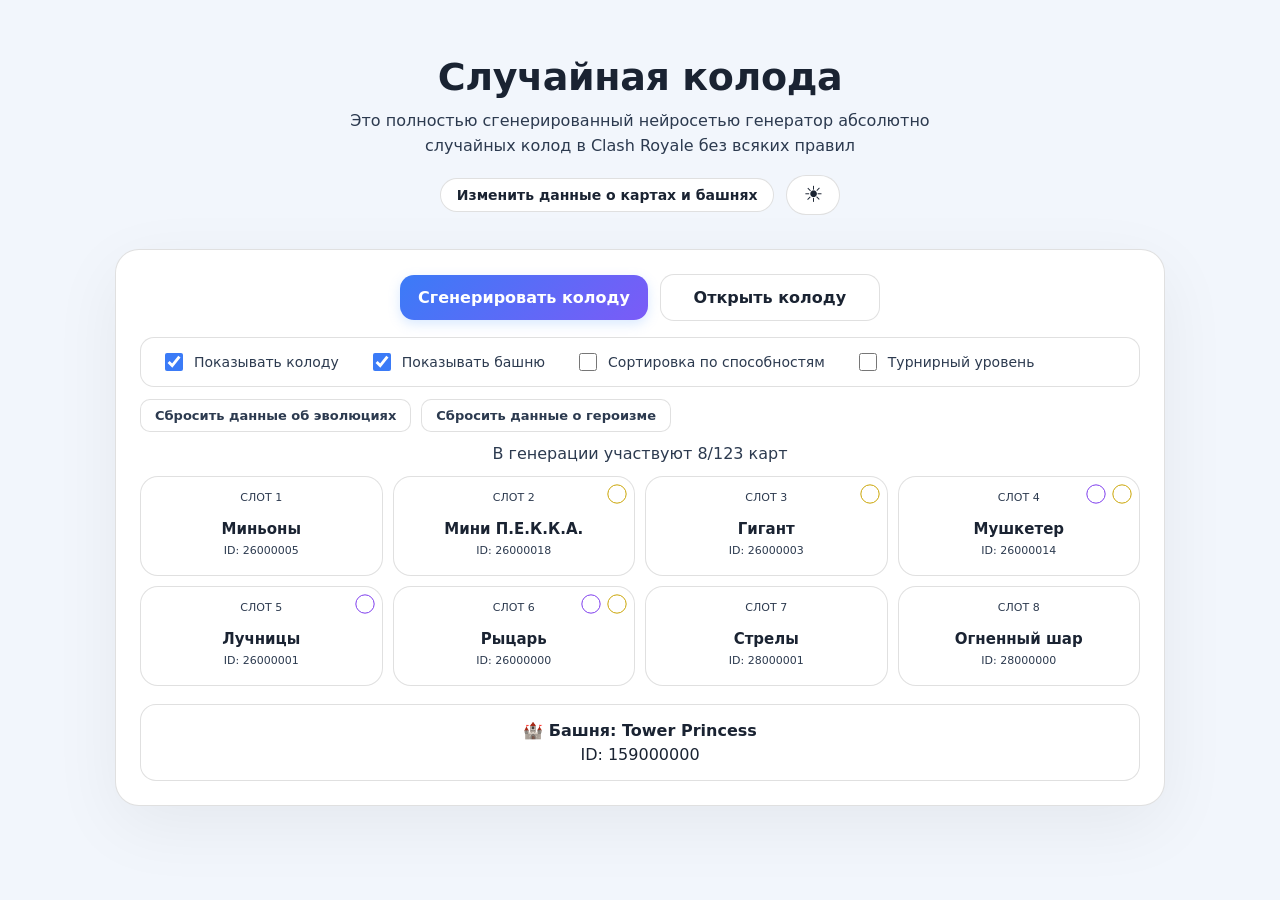
<file: index.html>
<!doctype html>
<html lang="ru">
<head>
  <meta charset="UTF-8" />
  <meta name="viewport" content="width=device-width, initial-scale=1.0" />
  <title>Clash Royale — генератор колод</title>
  <meta name="description" content="Случайный генератор колод Clash Royale" />
  <script>
    // Применяем сохранённую тему ещё до отрисовки страницы, чтобы не было
    // "мигания" тёмной темой перед переключением на светлую.
    (function() {
      try {
        var stored = localStorage.getItem('cr-theme');
        var isLight = stored ? stored === 'light' : window.matchMedia('(prefers-color-scheme: light)').matches;
        if (isLight) document.documentElement.classList.add('light-theme');
      } catch (e) {}
    })();
  </script>
  <link rel="stylesheet" href="style.css" />
</head>
<body>
  <main class="wrap">
    <header>
      <div class="title-group">
        <h1>Случайная колода</h1>
        <p>Это полностью сгенерированный нейросетью генератор абсолютно случайных колод в Clash Royale без всяких правил</p>
      </div>
      <div class="header-controls">
        <a href="cards.html" class="nav-link">Изменить данные о картах и башнях</a>
        <button class="theme-toggle" id="themeToggle" aria-label="Переключить тему">🌙</button>
      </div>
    </header>

    <section class="panel" id="mainPanel">
      <div class="actions">
        <button id="generate">Сгенерировать колоду</button>
        <a id="deckLink" class="link" target="_blank" style="display:none;">Открыть колоду</a>
      </div>

      <div class="options">
        <label><input type="checkbox" id="showDeck" checked> Показывать колоду</label>
        <label><input type="checkbox" id="showTower" checked> Показывать башню</label>
        <label><input type="checkbox" id="evoSort"> Сортировка по способностям</label>
        <label><input type="checkbox" id="tournamentMode"> Турнирный уровень</label>
      </div>

      <div class="reset-actions">
        <button type="button" id="resetEvo" class="btn-reset">Сбросить данные об эволюциях</button>
        <button type="button" id="resetHeroism" class="btn-reset">Сбросить данные о героизме</button>
      </div>

      <div id="status" class="status">Загрузка базы карт…</div>
      <div id="deck" class="deck"></div>
      <div id="tower" class="tower" hidden></div>
    </section>
  </main>

  <script src="generator.js"></script>
  <script src="common.js"></script>
  <script>
    (function() {
      const api = window.ClashRoyaleGenerator;
      const common = window.ClashRoyaleCommon;
      const generateBtn = document.getElementById("generate");
      const deckLink = document.getElementById("deckLink");
      const statusEl = document.getElementById("status");
      const deckEl = document.getElementById("deck");
      const towerEl = document.getElementById("tower");
      const panel = document.getElementById("mainPanel");
      const themeToggle = document.getElementById("themeToggle");

      const showDeckCb = document.getElementById("showDeck");
      const showTowerCb = document.getElementById("showTower");
      const evoSortCb = document.getElementById("evoSort");
      const tournamentCb = document.getElementById("tournamentMode"); // новый

      const resetEvoBtn = document.getElementById("resetEvo");
      const resetHeroismBtn = document.getElementById("resetHeroism");

      let allCards = [];
      let currentUrl = "";
      let pressTimer = null;

      let originalDeck = null;
      let currentDeck = null;
      let currentTowerName = "";
      let currentTowerId = null;

      let evoOwned = common.loadOwnedMap(common.STORAGE_KEYS.EVO);
      let heroismOwned = common.loadOwnedMap(common.STORAGE_KEYS.HEROISM);

      // Восстанавливаем состояние турнирного режима
      try {
        const saved = localStorage.getItem('cr-tournament-mode');
        if (saved !== null) tournamentCb.checked = saved === 'true';
      } catch (_) {}

      tournamentCb.addEventListener('change', function() {
        try { localStorage.setItem('cr-tournament-mode', String(tournamentCb.checked)); } catch (_) {}
        refreshDeck(); // обновить отображение иконок (перерисовать колоду)
        updateStatusMessage();
      });

      // Тема
      themeToggle.addEventListener('click', common.toggleTheme);
      common.loadTheme();

      function escapeHtml(str) { return common.escapeHtml(str); }

      function getAvailableCardsCount() {
        if (tournamentCb.checked) return allCards.length;
        const ownedCardsSet = common.loadOwnedCards();
        const alwaysCardsSet = common.getAlwaysOwnedCards();
        return allCards.filter(card =>
          ownedCardsSet.has(card.key) || alwaysCardsSet.has(card.key)
        ).length;
      }

      function updateStatusMessage() {
        // В турнирном режиме доступны все карты, показывать счётчик незачем
        if (tournamentCb.checked) {
          statusEl.textContent = '';
          return;
        }
        const available = getAvailableCardsCount();
        statusEl.textContent = `В генерации участвуют ${available}/${allCards.length} карт`;
      }

      // Сброс эво/героизм
      resetEvoBtn.addEventListener('click', function() {
        evoOwned = {};
        common.saveOwnedMap(common.STORAGE_KEYS.EVO, evoOwned);
        refreshDeck();
      });

      resetHeroismBtn.addEventListener('click', function() {
        heroismOwned = {};
        common.saveOwnedMap(common.STORAGE_KEYS.HEROISM, heroismOwned);
        refreshDeck();
      });

      // Отображение
      function updateVisibility() {
        deckEl.classList.toggle('hidden', !showDeckCb.checked);
        towerEl.classList.toggle('hidden', !showTowerCb.checked);
      }
      showDeckCb.addEventListener('change', updateVisibility);
      showTowerCb.addEventListener('change', updateVisibility);

      function renderDeck(deck) {
        const tournament = tournamentCb.checked;
        // При турнирном режиме передаём фиктивные объекты, чтобы иконки рисовались залитыми
        const evoForIcons = tournament ? new Proxy({}, { get: () => true }) : evoOwned;
        const heroForIcons = tournament ? new Proxy({}, { get: () => true }) : heroismOwned;

        deckEl.innerHTML = deck.map((card, i) => `
          <article class="card" data-slot-index="${i}">
            ${common.buildCardIcons(card, i, evoForIcons, heroForIcons, tournament)}
            <div class="number">СЛОТ ${i + 1}</div>
            <div class="name">${escapeHtml(card.name)}</div>
            <div class="id">ID: ${escapeHtml(String(card.id))}</div>
          </article>
        `).join("");
      }

      deckEl.addEventListener('click', function(e) {
        const btn = e.target.closest('.card-icon-btn');
        if (!btn) return;
        // Если турнирный режим – клики по иконкам заблокированы (они не кнопки)
        if (tournamentCb.checked) return;
        const cardEl = btn.closest('.card');
        if (!cardEl) return;

        const kind = btn.dataset.kind;
        const key = btn.dataset.key;
        const map = kind === 'evolution' ? evoOwned : heroismOwned;
        const storageKey = kind === 'evolution' ? common.STORAGE_KEYS.EVO : common.STORAGE_KEYS.HEROISM;

        map[key] = !map[key];
        common.saveOwnedMap(storageKey, map);
        refreshDeck();
      });

      // Обновляет только иконки эволюции/героизма внутри уже существующих
      // карточек, не трогая сами карточки — чтобы не запускалась заново
      // анимация появления.
      function updateCardIconsInPlace(deck) {
        const tournament = tournamentCb.checked;
        const evoForIcons = tournament ? new Proxy({}, { get: () => true }) : evoOwned;
        const heroForIcons = tournament ? new Proxy({}, { get: () => true }) : heroismOwned;

        deck.forEach((card, i) => {
          const cardEl = deckEl.querySelector(`.card[data-slot-index="${i}"]`);
          if (!cardEl) return;
          const existingIcons = cardEl.querySelector('.card-icons');
          if (existingIcons) existingIcons.remove();
          const newIconsHtml = common.buildCardIcons(card, i, evoForIcons, heroForIcons, tournament);
          if (newIconsHtml) {
            const wrapper = document.createElement('div');
            wrapper.innerHTML = newIconsHtml;
            cardEl.insertBefore(wrapper.firstElementChild, cardEl.firstChild);
          }
        });
      }

      function refreshDeck() {
        if (!originalDeck) return;

        const tournament = tournamentCb.checked;
        // Для сортировки – при турнирном режиме все способности считаются доступными
        const evoForSort = tournament ? new Proxy({}, { get: () => true }) : evoOwned;
        const heroForSort = tournament ? new Proxy({}, { get: () => true }) : heroismOwned;

        const sorted = evoSortCb.checked
          ? api.applyEvoSort([...originalDeck], evoForSort, heroForSort)
          : [...originalDeck];

        const keyOf = c => c && (c.key || String(c.id));
        const orderChanged = !currentDeck
          || sorted.length !== currentDeck.length
          || sorted.some((card, i) => keyOf(card) !== keyOf(currentDeck[i]));

        currentDeck = sorted;

        currentUrl = api.makeDeckUrl(currentDeck, currentTowerId);
        deckLink.href = currentUrl;
        deckLink.style.display = "inline-flex";

        if (orderChanged) {
          // Карты реально поменялись местами – перерисовываем с анимацией появления
          renderDeck(currentDeck);
        } else {
          // Порядок карт не изменился (например, просто отметили эволюцию/героизм) –
          // обновляем только иконки, без повторной анимации появления
          updateCardIconsInPlace(currentDeck);
        }
        updateVisibility();
      }

      evoSortCb.addEventListener('change', refreshDeck);

      function animatePress() {
        if (pressTimer) clearTimeout(pressTimer);
        generateBtn.classList.add('pressed', 'no-hover');
        pressTimer = setTimeout(() => {
          generateBtn.classList.remove('pressed');
          pressTimer = null;
        }, 300);
      }
      generateBtn.addEventListener('mouseleave', function() {
        generateBtn.classList.remove('no-hover');
      });

      function triggerWave() {
        panel.classList.remove('wave-active');
        void panel.offsetWidth;
        panel.classList.add('wave-active');
        setTimeout(() => panel.classList.remove('wave-active'), 700);
      }

      async function generate() {
        try {
          generateBtn.disabled = true;
          statusEl.classList.remove('error');

          const tournament = tournamentCb.checked;
          let availableCards;
          let towerKeys;

          if (tournament) {
            // Турнирный режим – все карты и все башни доступны
            availableCards = allCards;
            towerKeys = Object.keys(api.TOWER_TROOPS);
          } else {
            const ownedCardsSet = common.loadOwnedCards();
            const ownedTowersSet = common.loadOwnedTowers();
            const alwaysCardsSet = common.getAlwaysOwnedCards();
            const alwaysTowersSet = common.getAlwaysOwnedTowers();

            availableCards = allCards.filter(card =>
              ownedCardsSet.has(card.key) || alwaysCardsSet.has(card.key)
            );
            towerKeys = Object.keys(api.TOWER_TROOPS).filter(name =>
              ownedTowersSet.has(name) || alwaysTowersSet.has(name)
            );
            if (towerKeys.length === 0) towerKeys = Object.keys(api.TOWER_TROOPS);
          }

          if (availableCards.length < 8) {
            statusEl.classList.add('error');
            statusEl.textContent = `Недостаточно карт (нужно минимум 8, доступно ${availableCards.length}). Отметьте больше карт в управлении коллекцией.`;
            deckLink.style.display = "none";
            return;
          }

          const towerName = towerKeys[Math.floor(Math.random() * towerKeys.length)];
          const towerId = api.TOWER_TROOPS[towerName];
          currentTowerName = towerName;
          currentTowerId = towerId;

          triggerWave();

          let deck = api.generateDeck(availableCards);
          originalDeck = deck;

          const evoForSort = tournament ? new Proxy({}, { get: () => true }) : evoOwned;
          const heroForSort = tournament ? new Proxy({}, { get: () => true }) : heroismOwned;

          const sorted = evoSortCb.checked
            ? api.applyEvoSort([...originalDeck], evoForSort, heroForSort)
            : [...originalDeck];
          currentDeck = sorted;

          currentUrl = api.makeDeckUrl(currentDeck, currentTowerId);
          deckLink.href = currentUrl;
          deckLink.style.display = "inline-flex";

          renderDeck(currentDeck);
          towerEl.hidden = false;
          towerEl.innerHTML = `<strong>🏰 Башня: ${escapeHtml(towerName)}</strong><span>ID: ${towerId}</span>`;

          updateStatusMessage();
          statusEl.classList.remove('error');

          updateVisibility();
        } catch (error) {
          statusEl.classList.add('error');
          statusEl.textContent = error.message || String(error);
          deckLink.style.display = "none";
        } finally {
          generateBtn.disabled = false;
        }
      }

      generateBtn.addEventListener("click", function(e) {
        animatePress();
        generate();
      });

      async function init() {
        try {
          const raw = await api.loadCards();
          allCards = api.prepareCards(raw);
          statusEl.textContent = `Загружено обычных карт: ${allCards.length}`;
          await generate();
        } catch (error) {
          statusEl.classList.add('error');
          statusEl.textContent = `Ошибка загрузки базы: ${error.message || error}`;
          generateBtn.disabled = true;
        }
      }

      init();
    })();
  </script>
</body>
</html>
</file>
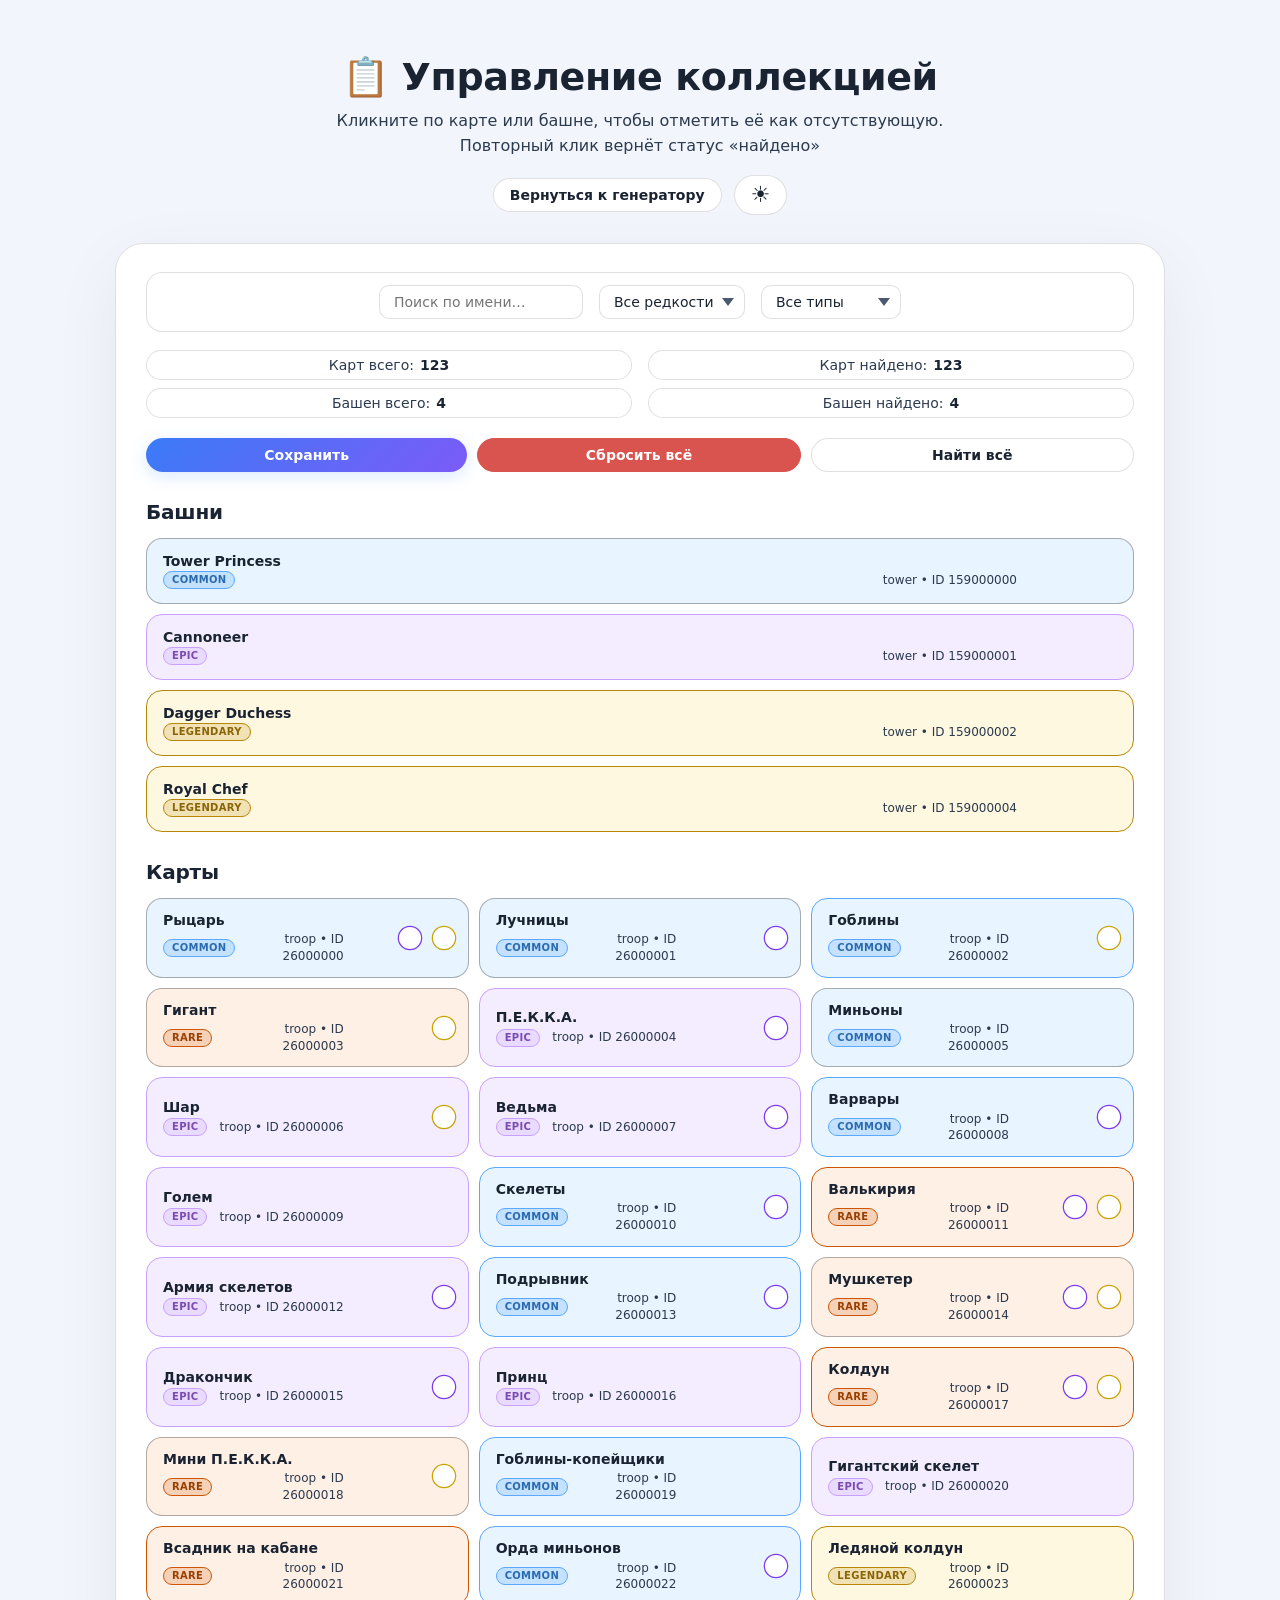
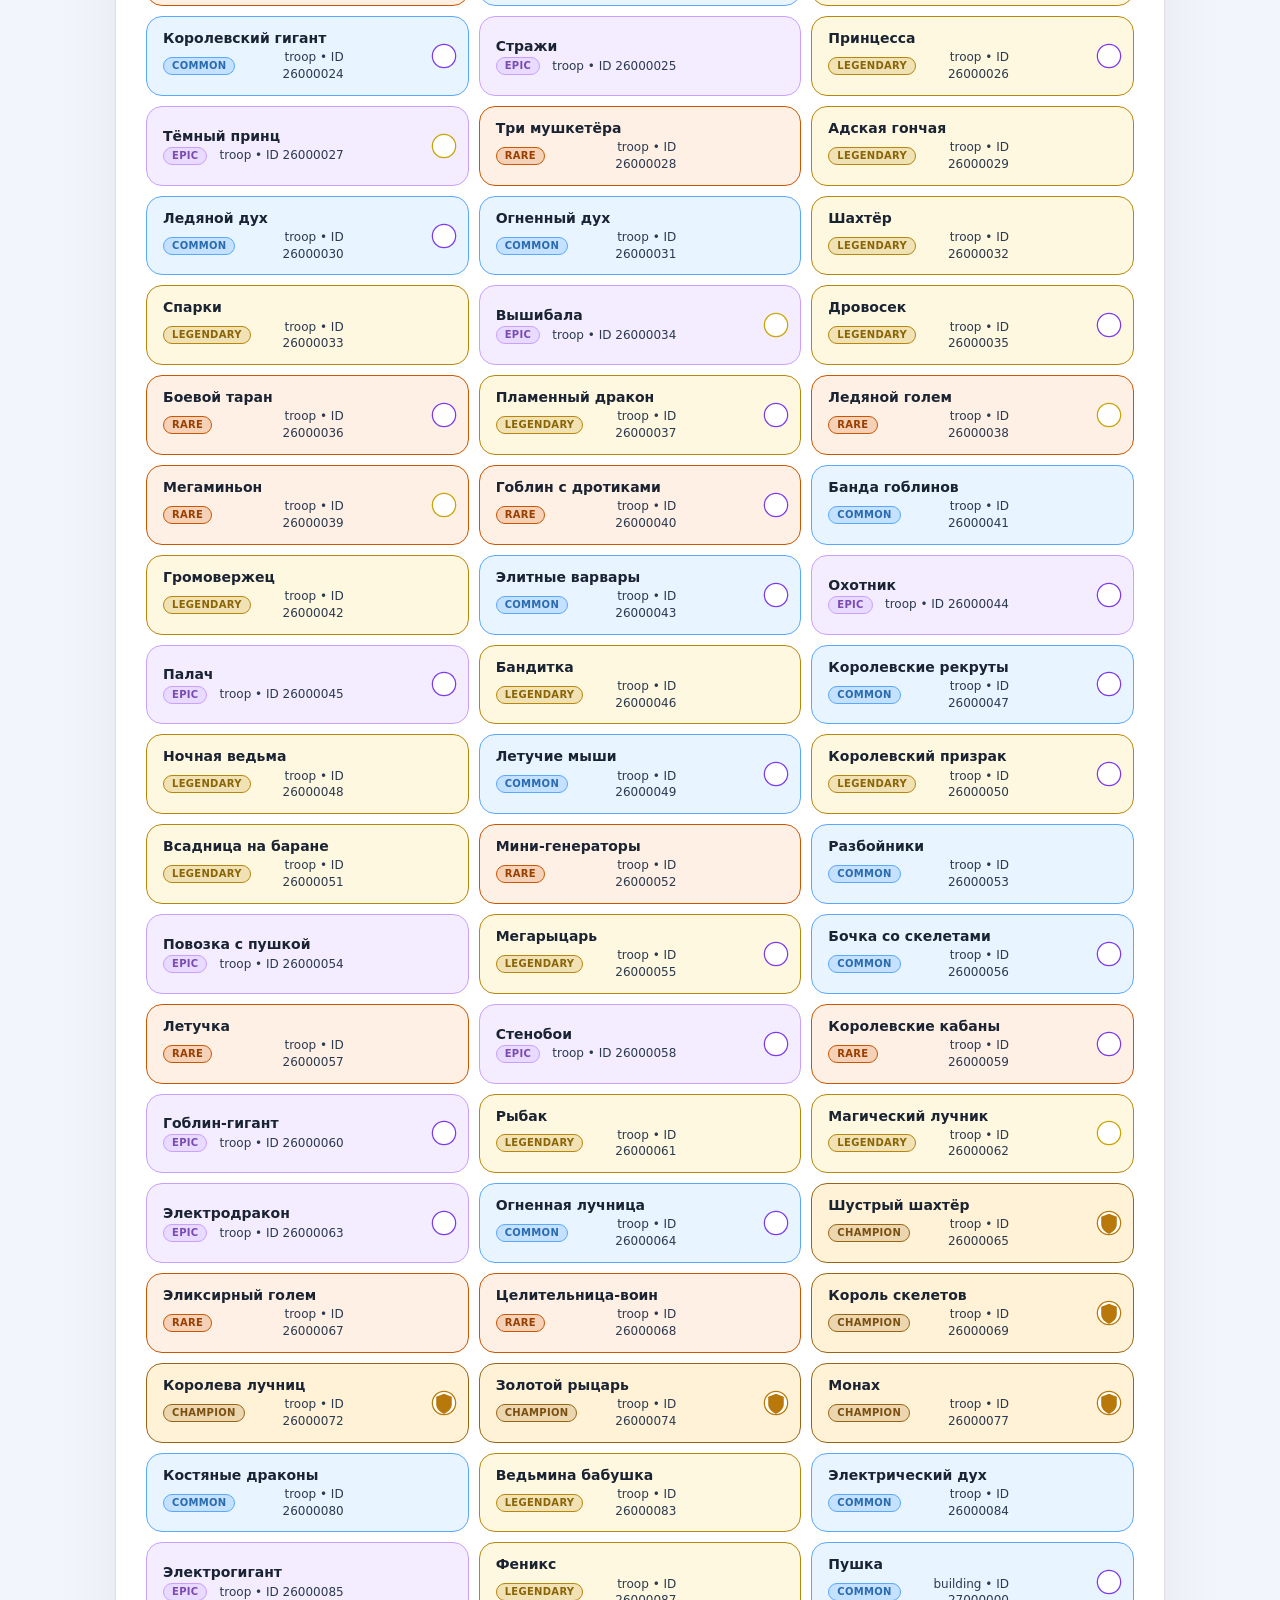
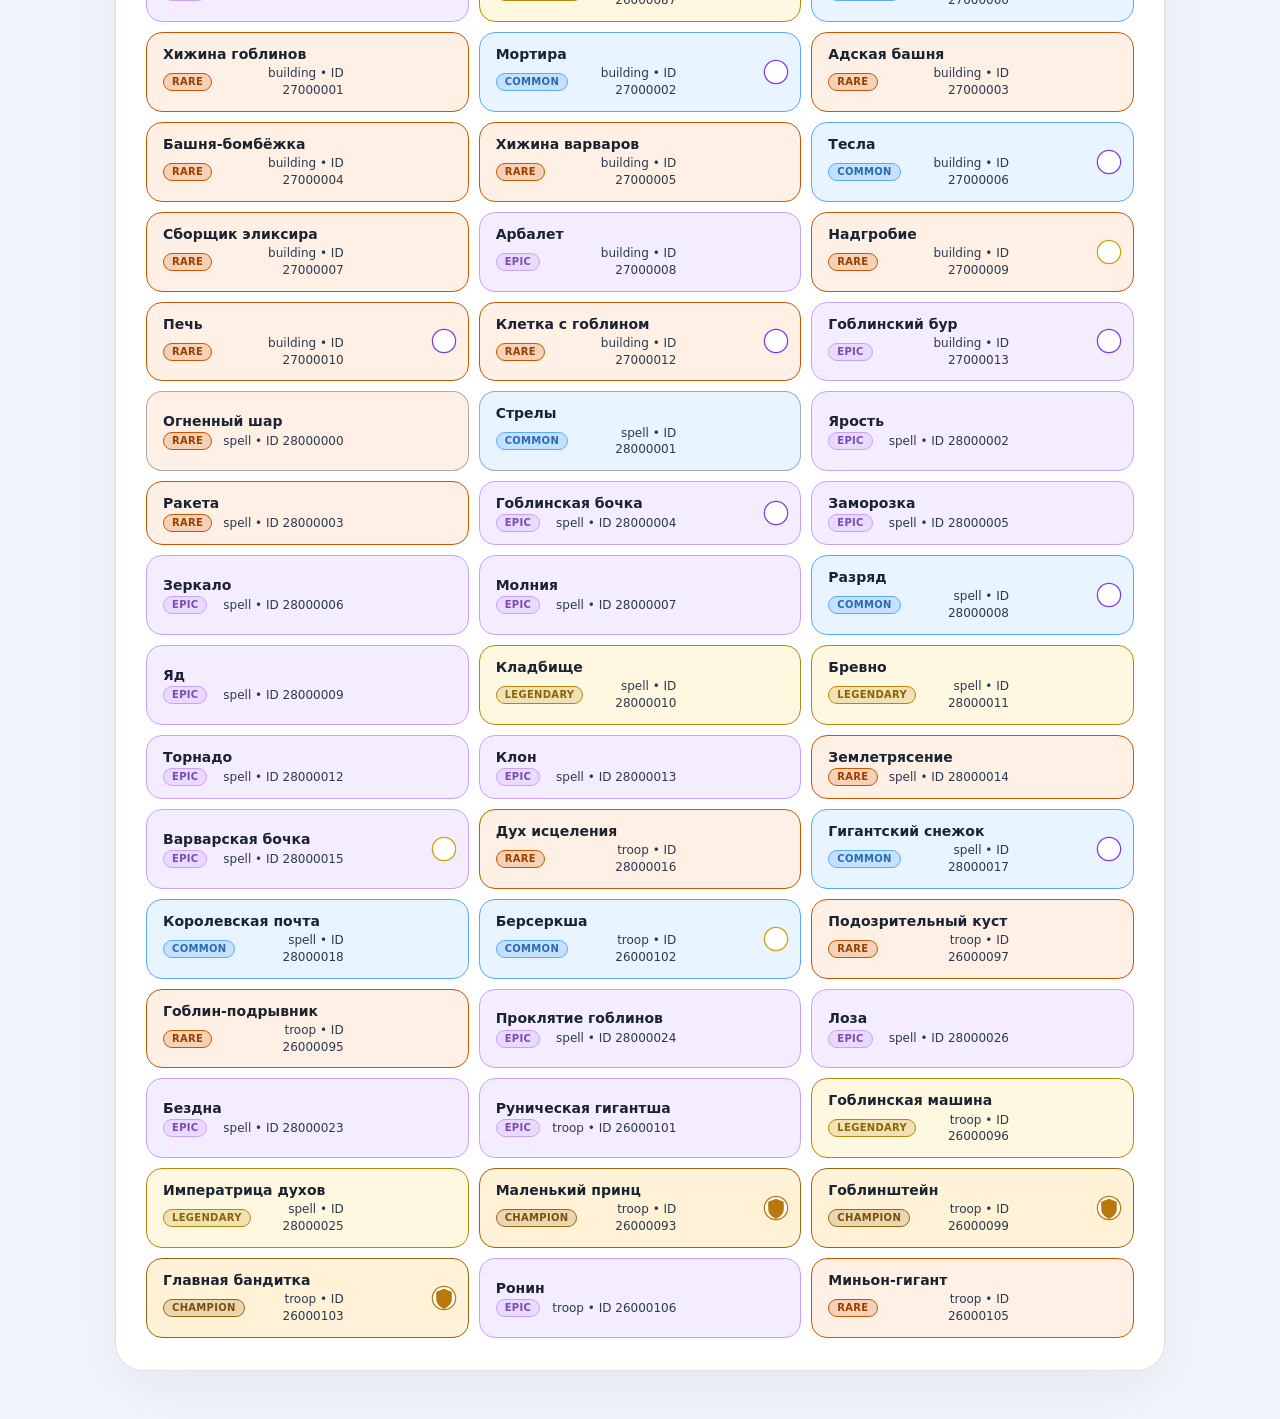
<file: cards.html>
<!doctype html>
<html lang="ru">
<head>
    <meta charset="UTF-8" />
    <meta name="viewport" content="width=device-width, initial-scale=1.0" />
    <title>Управление картами и башнями — Clash Royale</title>
    <meta name="description" content="Укажите, какие карты, башни, эволюции и героизмы у вас есть" />
    <script>
      // Применяем сохранённую тему ещё до отрисовки страницы, чтобы не было
      // "мигания" тёмной темой перед переключением на светлую.
      (function() {
        try {
          var stored = localStorage.getItem('cr-theme');
          var isLight = stored ? stored === 'light' : window.matchMedia('(prefers-color-scheme: light)').matches;
          if (isLight) document.documentElement.classList.add('light-theme');
        } catch (e) {}
      })();
    </script>
    <link rel="stylesheet" href="style.css" />
</head>
<body>
    <main class="wrap management">
        <header class="page-header">
            <div class="title-group">
                <h1>📋 Управление коллекцией</h1>
                <p>Кликните по карте или башне, чтобы отметить её как отсутствующую. Повторный клик вернёт статус «найдено»</p>
            </div>
            <div class="header-controls">
                <a href="index.html" class="nav-link">Вернуться к генератору</a>
                <button class="theme-toggle" id="themeToggle" aria-label="Переключить тему">🌙</button>
            </div>
        </header>

        <section class="panel">
            <div class="filters">
                <input type="text" id="searchInput" placeholder="Поиск по имени…" />
                <select id="rarityFilter">
                    <option value="">Все редкости</option>
                    <option value="common">Common</option>
                    <option value="rare">Rare</option>
                    <option value="epic">Epic</option>
                    <option value="legendary">Legendary</option>
                    <option value="champion">Champion</option>
                </select>
                <select id="typeFilter">
                    <option value="">Все типы</option>
                    <option value="troop">Troop</option>
                    <option value="spell">Spell</option>
                    <option value="building">Building</option>
                </select>
            </div>

            <div class="stats">
                <div class="stats-row">
                    <span>Карт всего: <strong id="totalCards">0</strong></span>
                    <span>Карт найдено: <strong id="ownedCardsCount">0</strong></span>
                </div>
                <div class="stats-row">
                    <span>Башен всего: <strong id="totalTowers">0</strong></span>
                    <span>Башен найдено: <strong id="ownedTowersCount">0</strong></span>
                </div>
            </div>

            <div class="actions-bar">
                <button class="primary" id="saveBtn">Сохранить</button>
                <button id="resetAllBtn">Сбросить всё</button>
                <button id="selectAllBtn">Найти всё</button>
            </div>

            <div class="section-title">Башни</div>
            <div class="towers-grid" id="towersContainer"></div>

            <div class="section-title">Карты</div>
            <div class="cards-grid" id="cardsContainer"></div>
        </section>
    </main>

    <div id="toast" class="toast"></div>

    <script src="generator.js"></script>
    <script src="common.js"></script>
    <script>
        (function() {
            const api = window.ClashRoyaleGenerator;
            const common = window.ClashRoyaleCommon;
            if (!api) {
                document.body.innerHTML = '<p style="color:var(--danger);padding:2rem;text-align:center;">Ошибка: generator.js не загружен.</p>';
                return;
            }

            // DOM
            const searchInput = document.getElementById('searchInput');
            const rarityFilter = document.getElementById('rarityFilter');
            const typeFilter = document.getElementById('typeFilter');
            const towersContainer = document.getElementById('towersContainer');
            const cardsContainer = document.getElementById('cardsContainer');
            const totalCardsEl = document.getElementById('totalCards');
            const ownedCardsCountEl = document.getElementById('ownedCardsCount');
            const totalTowersEl = document.getElementById('totalTowers');
            const ownedTowersCountEl = document.getElementById('ownedTowersCount');
            const toast = document.getElementById('toast');
            const panel = document.querySelector('.panel');
            const saveBtn = document.getElementById('saveBtn');
            const resetAllBtn = document.getElementById('resetAllBtn');
            const selectAllBtn = document.getElementById('selectAllBtn');
            const themeToggle = document.getElementById('themeToggle');

            let allCards = [];
            let towersData = [];
            let ownedCards = common.loadOwnedCards();
            let ownedTowers = common.loadOwnedTowers();
            let evoOwned = common.loadOwnedMap(common.STORAGE_KEYS.EVO);
            let heroismOwned = common.loadOwnedMap(common.STORAGE_KEYS.HEROISM);
            const alwaysCards = common.getAlwaysOwnedCards();
            const alwaysTowers = common.getAlwaysOwnedTowers();

            // ===== Тема — используем общие функции из common.js =====
            // Загружаем тему при старте
            common.loadTheme();

            // Обновляем иконку кнопки в соответствии с текущей темой
            function updateThemeButton() {
                const isLight = document.documentElement.classList.contains('light-theme');
                themeToggle.textContent = isLight ? '☀️' : '🌙';
            }
            updateThemeButton();

            // Переключение через общую функцию
            themeToggle.addEventListener('click', function() {
                common.toggleTheme();
                updateThemeButton();
            });
            // ===== Конец блока темы =====

            function escapeHtml(str) { return common.escapeHtml(str); }

            // Сохранение
            function saveAll() {
                common.saveOwnedCards(ownedCards);
                common.saveOwnedTowers(ownedTowers);
                common.saveOwnedMap(common.STORAGE_KEYS.EVO, evoOwned);
                common.saveOwnedMap(common.STORAGE_KEYS.HEROISM, heroismOwned);
                updateStats();
                showToast('✅ Настройки сохранены');
            }

            // Тост
            let toastTimer = null;
            function showToast(msg, isError = false) {
                toast.textContent = msg;
                toast.style.background = isError ? 'var(--danger)' : 'var(--panel)';
                toast.style.color = isError ? '#fff' : 'var(--text)';
                toast.style.borderColor = isError ? 'var(--danger)' : 'var(--border)';
                toast.classList.add('show');
                clearTimeout(toastTimer);
                toastTimer = setTimeout(() => toast.classList.remove('show'), 2600);
            }

            // Анимация кнопки (общая)
            function animatePress(btn) {
                if (btn._pressTimer) clearTimeout(btn._pressTimer);
                btn.classList.add('pressed', 'no-hover');
                btn._pressTimer = setTimeout(() => {
                    btn.classList.remove('pressed');
                    btn._pressTimer = null;
                }, 300);
            }
            function triggerWave() {
                panel.classList.remove('wave-active');
                void panel.offsetWidth;
                panel.classList.add('wave-active');
                setTimeout(() => panel.classList.remove('wave-active'), 700);
            }

            // Обработчики для всех кнопок
            function setupButton(btn, callback) {
                btn.addEventListener('click', function(e) {
                    animatePress(this);
                    triggerWave();
                    if (callback) callback();
                });
                btn.addEventListener('mouseleave', function() {
                    this.classList.remove('no-hover');
                });
            }

            setupButton(saveBtn, saveAll);
            setupButton(resetAllBtn, function() {
                if (!confirm('Сбросить все настройки (кроме всегда доступных карт и башен)?')) return;
                ownedCards = new Set([...alwaysCards]);
                ownedTowers = new Set([...alwaysTowers]);
                evoOwned = {};
                heroismOwned = {};
                saveAll();
                renderTowers();
                renderCards();
                updateStats();
                showToast('🔄 Сброшены все настройки (кроме обязательных)');
            });
            setupButton(selectAllBtn, function() {
                // Все карты
                allCards.forEach(c => {
                    const key = c.key || String(c.id);
                    if (!alwaysCards.has(key)) ownedCards.add(key);
                });
                // Все башни
                towersData.forEach(t => {
                    if (!alwaysTowers.has(t.name)) ownedTowers.add(t.name);
                });
                renderCards();
                renderTowers();
                updateStats();
                showToast('✅ Все карты и башни найдены (кроме обязательных)');
            });

            // Рендеринг башен
            function renderTowers() {
                towersContainer.innerHTML = '';
                let ownedCount = 0;

                towersData.forEach(tower => {
                    const name = tower.name;
                    const isAlways = alwaysTowers.has(name);
                    const isOwned = ownedTowers.has(name) || isAlways;
                    if (isOwned) ownedCount++;

                    const rarity = common.getTowerRarity(name);
                    const rarityClass = rarity ? `rarity-${rarity.toLowerCase()}` : '';

                    const div = document.createElement('div');
                    div.className = 'tower-item' + (isOwned ? '' : ' not-found') + (rarityClass ? ' ' + rarityClass : '');
                    if (isAlways) div.classList.add('always-owned');
                    div.dataset.name = name;

                    const nameDiv = document.createElement('div');
                    nameDiv.className = 'name';
                    nameDiv.textContent = name;
                    div.appendChild(nameDiv);

                    const sub = document.createElement('div');
                    sub.className = 'sub';
                    const rarityLabel = rarity ? `<span class="badge ${rarityClass}">${rarity}</span>` : '';
                    sub.innerHTML = `${rarityLabel} <span class="id-part">tower • ID ${tower.id}</span>`;
                    div.appendChild(sub);

                    if (!isAlways) {
                        div.style.cursor = 'pointer';
                    } else {
                        div.style.cursor = 'default';
                        div.title = 'Всегда доступна';
                    }

                    towersContainer.appendChild(div);
                });
                totalTowersEl.textContent = towersData.length;
                ownedTowersCountEl.textContent = ownedCount;
            }

            // Рендеринг карт
            function renderCards() {
                const search = searchInput.value.toLowerCase().trim();
                const rarity = rarityFilter.value.toLowerCase();
                const type = typeFilter.value.toLowerCase();

                cardsContainer.innerHTML = '';
                let ownedCount = 0;

                allCards.forEach(card => {
                    const key = card.key || String(card.id);
                    const name = card.name || '';
                    const cardRarity = (card.rarity || '').toLowerCase();
                    const cardType = (card.type || '').toLowerCase();
                    const isAlways = alwaysCards.has(key);
                    const isOwned = ownedCards.has(key) || isAlways;

                    const matchesSearch = name.toLowerCase().includes(search);
                    const matchesRarity = !rarity || cardRarity === rarity;
                    const matchesType = !type || cardType === type;
                    if (!matchesSearch || !matchesRarity || !matchesType) return;

                    if (isOwned) ownedCount++;

                    const div = document.createElement('div');
                    const rarityClass = cardRarity ? `rarity-${cardRarity}` : '';
                    div.className = 'card-item' + (isOwned ? '' : ' not-found') + (rarityClass ? ' ' + rarityClass : '');
                    if (isAlways) div.classList.add('always-owned');
                    div.dataset.key = key;

                    const info = document.createElement('div');
                    info.className = 'info';
                    const nameEl = document.createElement('div');
                    nameEl.className = 'name';
                    nameEl.textContent = name;
                    const sub = document.createElement('div');
                    sub.className = 'sub';
                    const rarityLabel = cardRarity ? `<span class="badge ${rarityClass}">${cardRarity}</span>` : '';
                    sub.innerHTML = `${rarityLabel} <span class="id-part">${cardType} • ID ${card.id}</span>`;
                    info.appendChild(nameEl);
                    info.appendChild(sub);
                    div.appendChild(info);

                    const iconsHtml = common.buildCardIcons(card, 0, evoOwned, heroismOwned, false, isOwned);
                    if (iconsHtml) {
                        const wrapper = document.createElement('div');
                        wrapper.innerHTML = iconsHtml;
                        div.appendChild(wrapper.firstElementChild);
                    }

                    if (!isAlways) {
                        div.style.cursor = 'pointer';
                    } else {
                        div.style.cursor = 'default';
                        div.title = 'Всегда доступна';
                    }

                    cardsContainer.appendChild(div);
                });

                totalCardsEl.textContent = allCards.length;
                ownedCardsCountEl.textContent = ownedCount;
            }

            function updateStats() {
                const ownedCount = allCards.filter(c => {
                    const key = c.key || String(c.id);
                    return ownedCards.has(key) || alwaysCards.has(key);
                }).length;
                ownedCardsCountEl.textContent = ownedCount;
                let towerOwned = 0;
                towersData.forEach(t => {
                    if (ownedTowers.has(t.name) || alwaysTowers.has(t.name)) towerOwned++;
                });
                ownedTowersCountEl.textContent = towerOwned;
                totalCardsEl.textContent = allCards.length;
                totalTowersEl.textContent = towersData.length;
            }

            function toggleCard(key) {
                if (alwaysCards.has(key)) {
                    showToast('🔒 Эта карта всегда доступна');
                    return;
                }
                if (ownedCards.has(key)) ownedCards.delete(key);
                else ownedCards.add(key);
                renderCards();
                updateStats();
            }

            function toggleTower(name) {
                if (alwaysTowers.has(name)) {
                    showToast('🔒 Эта башня всегда доступна');
                    return;
                }
                if (ownedTowers.has(name)) ownedTowers.delete(name);
                else ownedTowers.add(name);
                renderTowers();
                updateStats();
            }

            towersContainer.addEventListener('click', function(e) {
                const item = e.target.closest('.tower-item');
                if (!item) return;
                const name = item.dataset.name;
                if (!name) return;
                toggleTower(name);
            });

            cardsContainer.addEventListener('click', function(e) {
                const item = e.target.closest('.card-item');
                if (!item) return;
                if (e.target.closest('.card-icon-btn')) return;
                const key = item.dataset.key;
                if (!key) return;
                toggleCard(key);
            });

            cardsContainer.addEventListener('click', function(e) {
                const btn = e.target.closest('.card-icon-btn');
                if (!btn) return;
                const kind = btn.dataset.kind;
                const key = btn.dataset.key;
                const map = kind === 'evolution' ? evoOwned : heroismOwned;
                const storageKey = kind === 'evolution' ? common.STORAGE_KEYS.EVO : common.STORAGE_KEYS.HEROISM;
                map[key] = !map[key];
                common.saveOwnedMap(storageKey, map);
                renderCards();
                updateStats();
            });

            searchInput.addEventListener('input', renderCards);
            rarityFilter.addEventListener('change', renderCards);
            typeFilter.addEventListener('change', renderCards);

            async function init() {
                try {
                    const raw = await api.loadCards();
                    allCards = api.prepareCards(raw);
                    towersData = Object.entries(api.TOWER_TROOPS).map(([name, id]) => ({ name, id }));

                    if (ownedCards.size === 0 && localStorage.getItem(common.STORAGE_KEYS.OWNED_CARDS) === null) {
                        allCards.forEach(c => ownedCards.add(c.key || String(c.id)));
                    } else {
                        alwaysCards.forEach(key => ownedCards.add(key));
                    }
                    if (ownedTowers.size === 0 && localStorage.getItem(common.STORAGE_KEYS.OWNED_TOWERS) === null) {
                        towersData.forEach(t => ownedTowers.add(t.name));
                    } else {
                        alwaysTowers.forEach(name => ownedTowers.add(name));
                    }

                    renderTowers();
                    renderCards();
                    updateStats();
                } catch (e) {
                    showToast('❌ Ошибка загрузки cards.json', true);
                }
            }

            init();
        })();
    </script>
</body>
</html>
</file>
<file: style.css>
:root {
  color-scheme: dark;
  --bg: #090d18;
  --panel: #11182a;
  --panel2: #18223a;
  --text: #f4f7ff;
  --muted: #9ca9c7;
  --accent: #67a6ff;
  --accent2: #8c6cff;
  --danger: #ff6b7a;
  --border: rgba(255, 255, 255, .09);
  --hero-color: #ffc857;
  --evo-color: #b98bff;
  --heroism-color: #ffe066;
  --rarity-common: #7ec8ff;
  --rarity-rare: #ff8c42;
  --rarity-epic: #d4b3ff;
  --rarity-legendary: #ffcc66;
  --rarity-champion: #ffd700;
  --always-border: rgba(255,255,255,0.30);
}

html.light-theme,
body.light-theme {
  color-scheme: light;
  --bg: #f2f6fc;
  --panel: #ffffff;
  --panel2: rgba(0, 0, 0, 0.03);
  --text: #1a2332;
  --muted: #2c3a4f;
  --accent: #3b7bf7;
  --accent2: #7b5bf7;
  --danger: #d9534f;
  --border: rgba(0, 0, 0, .12);
  --hero-color: #b8790a;
  --evo-color: #7c3aed;
  --heroism-color: #c9a300;
  --rarity-common: #5aa8ff;
  --rarity-rare: #cc5500;
  --rarity-epic: #c9a0ff;
  --rarity-legendary: #b8860b;
  --rarity-champion: #996515;
  --always-border: rgba(0,0,0,0.30);
}

* {
  box-sizing: border-box;
  -webkit-tap-highlight-color: transparent;
}

body {
  margin: 0;
  min-height: 100vh;
  color: var(--text);
  font-family: Inter, system-ui, -apple-system, BlinkMacSystemFont, "Segoe UI", sans-serif;
  background: var(--bg);
  transition: background 0.3s, color 0.3s;
}

.wrap {
  width: min(1050px, calc(100% - 32px));
  margin: 0 auto;
  padding: 56px 0 48px;
}

header {
  text-align: center;
  margin-bottom: 34px;
  display: flex;
  flex-wrap: wrap;
  align-items: center;
  justify-content: center;
  gap: 16px 24px;
}
header .title-group { flex: 1 1 100%; }

/* ===== Унифицированные заголовки и подзаголовки ===== */
header h1,
.management .page-header .title-group h1 {
  margin: 0 0 8px;
  font-size: clamp(24px, 4vw, 38px);
  line-height: 1.15;
  letter-spacing: -0.01em;
  transition: color 0.3s;
}

.title-group p {
  max-width: 640px;
  margin: 0 auto;
  color: var(--muted);
  line-height: 1.6;
  transition: color 0.3s;
}
/* ===== конец унификации ===== */

.header-controls {
  display: flex;
  align-items: center;
  gap: 12px;
  flex-wrap: wrap;
  justify-content: center;
}

.nav-link {
  background: var(--panel);
  border: 1px solid var(--border);
  border-radius: 40px;
  padding: 8px 16px;
  font-size: 14px;
  font-weight: 600;
  color: var(--text);
  text-decoration: none;
  transition: background 0.2s, transform 0.15s, color 0.3s, border-color 0.3s;
  display: inline-flex;
  align-items: center;
  justify-content: center;
}
.nav-link:hover { opacity: 0.85; }
.nav-link:active { transform: scale(0.95); }

.theme-toggle {
  background: var(--panel);
  border: 1px solid var(--border);
  border-radius: 40px;
  padding: 8px 16px;
  font-size: 22px;
  cursor: pointer;
  color: var(--text);
  transition: background 0.2s, transform 0.15s, color 0.3s, border-color 0.3s;
  line-height: 1;
  flex-shrink: 0;
  min-width: auto;
  display: inline-flex;
  align-items: center;
  justify-content: center;
}
.theme-toggle:hover { background: var(--panel); }
.theme-toggle:active { transform: scale(0.92); }

.panel {
  position: relative;
  overflow: hidden;
  background: var(--panel);
  border: 1px solid var(--border);
  border-radius: 24px;
  padding: 24px;
  box-shadow: 0 20px 70px rgba(0, 0, 0, .24);
  transition: background 0.3s, border-color 0.3s, box-shadow 0.3s;
}
html.light-theme .panel,
body.light-theme .panel {
  background: var(--panel);
  box-shadow: 0 20px 70px rgba(0, 0, 0, .06);
}

.panel::after {
  content: '';
  position: absolute;
  top: 0;
  left: 0;
  width: 500%;
  height: 500%;
  background: linear-gradient(135deg, rgba(0, 255, 100, 0), rgba(0, 255, 100, 0.15), rgba(0, 255, 100, 0));
  pointer-events: none;
  opacity: 0;
  transition: none;
}
.panel.wave-active::after {
  opacity: 1;
  animation: waveSlide 1s forwards;
}
html.light-theme .panel.wave-active::after,
body.light-theme .panel.wave-active::after {
  background: linear-gradient(135deg, rgba(255, 0, 0, 0), rgba(60, 60, 180, 0.1), rgba(255, 0, 0, 0));
}
@keyframes waveSlide {
  0% { transform: translate(-100%, -100%); }
  100% { transform: translate(50%, 50%); }
}

.actions {
  display: flex;
  gap: 12px;
  flex-wrap: wrap;
  align-items: center;
  justify-content: center;
  margin-bottom: 16px;
}

button, .link, .card-item, .tower-item, .card-icon-btn {
  outline: none;
}
button:focus-visible, .link:focus-visible, .card-item:focus-visible, .tower-item:focus-visible, .card-icon-btn:focus-visible {
  outline: 2px solid var(--accent);
}

button, .link {
  border: 0;
  border-radius: 14px;
  padding: 13px 18px;
  font: inherit;
  font-weight: 700;
  cursor: pointer;
  text-decoration: none;
  display: inline-flex;
  align-items: center;
  justify-content: center;
  min-width: 220px;
  transition: background 0.2s, opacity 0.25s ease, transform 0.15s, box-shadow 0.2s, color 0.3s, border-color 0.3s;
}
button:focus-visible, .link:focus-visible { outline: 2px solid var(--accent); }
button, .link { -webkit-tap-highlight-color: transparent; }

#generate {
  color: white;
  background: linear-gradient(135deg, var(--accent), var(--accent2));
  box-shadow: 0 4px 12px rgba(103, 166, 255, 0.25);
}
#generate:hover:not(.no-hover) {
  opacity: 0.75;
  box-shadow: 0 6px 18px rgba(103, 166, 255, 0.35);
}
#generate.pressed {
  transform: scale(0.95);
  opacity: 1;
  transition: transform 0.2s ease, opacity 0s;
}
#generate:disabled {
  opacity: 0.5;
  cursor: not-allowed;
  box-shadow: none;
}
#generate:disabled:hover { opacity: 0.5; box-shadow: none; }

.link {
  color: var(--text);
  background: var(--panel);
  border: 1px solid var(--border);
}
.link:hover { opacity: 0.75; }

.options {
  display: flex;
  flex-wrap: wrap;
  gap: 20px 30px;
  justify-content: flex-start;
  background: var(--panel);
  border-radius: 14px;
  padding: 12px 20px;
  margin-bottom: 0;
  border: 1px solid var(--border);
  transition: background 0.3s, border-color 0.3s;
}
html.light-theme .options,
body.light-theme .options { background: var(--panel); }

.options label {
  display: flex;
  align-items: center;
  gap: 8px;
  font-size: 14px;
  cursor: pointer;
  color: var(--muted);
  user-select: none;
  transition: color 0.3s;
}
.options input[type="checkbox"] {
  width: 18px;
  height: 18px;
  accent-color: var(--accent);
  cursor: pointer;
}

.reset-actions {
  display: flex;
  flex-wrap: wrap;
  gap: 10px;
  margin-top: 12px;
  justify-content: flex-start;
}

.btn-reset {
  background: var(--panel);
  border: 1px solid var(--border);
  border-radius: 10px;
  padding: 8px 14px;
  font-size: 13px;
  font-weight: 600;
  color: var(--muted);
  min-width: auto;
  cursor: pointer;
  transition: background 0.2s, color 0.2s, border-color 0.3s;
}
html.light-theme .btn-reset,
body.light-theme .btn-reset { background: var(--panel); }
.btn-reset:hover { color: var(--text); }
.btn-reset:active { transform: scale(0.96); }

.status {
  text-align: center;
  min-height: 24px;
  margin: 12px 0 0;
  color: var(--muted);
  font-weight: 400;
  transition: color 0.3s;
}
.status.error { color: var(--danger); }

.deck {
  display: grid;
  grid-template-columns: repeat(4, minmax(0, 1fr));
  gap: 10px;
  margin-top: 8px;
}
.card {
  min-height: 100px;
  min-width: 0;
  background: var(--panel);
  border: 1px solid var(--border);
  border-radius: 18px;
  padding: 14px;
  position: relative;
  overflow: hidden;
  opacity: 0;
  transform: translateY(20px);
  animation: cardAppear 0.4s ease forwards;
  transition: background 0.3s, border-color 0.3s, color 0.3s;
  display: flex;
  flex-direction: column;
  align-items: center;
  text-align: center;
}
.card:nth-child(1) { animation-delay: 0.05s; }
.card:nth-child(2) { animation-delay: 0.10s; }
.card:nth-child(3) { animation-delay: 0.15s; }
.card:nth-child(4) { animation-delay: 0.20s; }
.card:nth-child(5) { animation-delay: 0.25s; }
.card:nth-child(6) { animation-delay: 0.30s; }
.card:nth-child(7) { animation-delay: 0.35s; }
.card:nth-child(8) { animation-delay: 0.40s; }

@keyframes cardAppear {
  from { opacity: 0; transform: translateY(20px); }
  to { opacity: 1; transform: translateY(0); }
}

.number {
  color: var(--muted);
  font-size: 11px;
  transition: color 0.3s;
}
.name {
  font-size: 15px;
  font-weight: 800;
  margin-top: 16px;
  word-break: break-word;
}
.id {
  color: var(--muted);
  font-size: 11px;
  margin-top: 6px;
  transition: color 0.3s;
  text-align: center;
}

.card-icons {
  position: absolute;
  top: 6px;
  right: 6px;
  display: flex;
  align-items: center;
  gap: 4px;
  z-index: 2;
  flex-wrap: nowrap;
  max-width: calc(100% - 12px);
}

.card-icon,
.card-icon-btn {
  width: 22px;
  height: 22px;
  min-width: auto;
  padding: 0;
  border: 0;
  background: transparent;
  display: flex;
  align-items: center;
  justify-content: center;
  flex-shrink: 0;
}
.card-icon-btn {
  cursor: pointer;
  transition: transform .15s;
}
.card-icon-btn:hover { transform: scale(1.1); }
.card-icon-btn:active { transform: scale(0.88); }

.card-icon svg,
.card-icon-btn svg {
  width: 100%;
  height: 100%;
  overflow: visible;
  display: block;
}

.icon-ring {
  fill: rgba(255, 255, 255, .05);
  stroke-width: 1.6;
  transition: fill .2s, stroke-width .2s;
}
html.light-theme .icon-ring,
body.light-theme .icon-ring { fill: var(--panel); }
.icon-shape { fill-opacity: 0; transition: fill-opacity .2s; }

.hero-icon .icon-ring { stroke: var(--hero-color); }
.hero-icon .icon-shape { fill: var(--hero-color); fill-opacity: 1; }

.card-icon-btn[data-kind="evolution"] .icon-ring { stroke: var(--evo-color); }
.card-icon-btn[data-kind="evolution"] .icon-shape { fill: var(--evo-color); }
.card-icon-btn[data-state="1"] .icon-shape { fill-opacity: 0; }
.card-icon-btn[data-state="2"] .icon-shape { fill-opacity: .4; }
.card-icon-btn[data-state="3"] .icon-shape { fill-opacity: 1; }
.card-icon-btn[data-state="3"] .icon-ring { stroke-width: 2; }

.card-icon-btn[data-kind="heroism"] .icon-ring { stroke: var(--heroism-color); }
.card-icon-btn[data-kind="heroism"] .icon-shape { fill: var(--heroism-color); }
.card-icon-btn[data-kind="heroism"][data-state="1"] .icon-shape { fill-opacity: 0; }
.card-icon-btn[data-kind="heroism"][data-state="2"] .icon-shape { fill-opacity: .4; }
.card-icon-btn[data-kind="heroism"][data-state="3"] .icon-shape { fill-opacity: 1; }
.card-icon-btn[data-kind="heroism"][data-state="3"] .icon-ring { stroke-width: 2; }

.tower {
  margin-top: 18px;
  padding: 16px;
  border-radius: 16px;
  background: var(--panel);
  border: 1px solid var(--border);
  text-align: center;
  opacity: 0;
  animation: cardAppear 0.4s ease 0.225s forwards;
  transition: background 0.3s, border-color 0.3s, color 0.3s;
}
html.light-theme .tower,
body.light-theme .tower { background: var(--panel); }
.tower strong { display: block; margin-bottom: 5px; }
.tower .id { display: block; text-align: center; }

.deck.hidden { display: none; }
.tower.hidden { display: none; }

/* ===== Стили для страницы управления коллекцией (cards.html) ===== */

.management { max-width: 1100px; margin: 0 auto; }

.management .page-header {
  display: flex;
  flex-direction: column;
  align-items: center;
  gap: 16px 24px;
  margin-bottom: 28px;
}

.management .panel {
  padding: 28px 30px 32px;
  border-radius: 28px;
  background: var(--panel);
  backdrop-filter: blur(2px);
  border: 1px solid var(--border);
  box-shadow: 0 20px 70px rgba(0,0,0,0.24);
  transition: background 0.3s, border-color 0.3s, box-shadow 0.3s;
}

.management .filters {
  display: flex;
  flex-wrap: wrap;
  gap: 10px 16px;
  align-items: center;
  justify-content: center;
  margin-bottom: 18px;
  padding: 12px 16px;
  border-radius: 16px;
  background: var(--panel);
  border: 1px solid var(--border);
  transition: background 0.3s, border-color 0.3s;
}

.management .filters input,
.management .filters select {
  background: var(--panel);
  border: 1px solid var(--border);
  color: var(--text);
  border-radius: 10px;
  padding: 8px 14px;
  font-size: 14px;
  min-width: 140px;
  transition: border-color 0.2s, box-shadow 0.2s, background 0.3s, color 0.3s;
  font-family: inherit;
}

.management .filters input:focus,
.management .filters select:focus {
  outline: none;
  border-color: var(--accent);
  box-shadow: 0 0 0 3px rgba(103, 166, 255, 0.15);
}

.management .filters select {
  appearance: none;
  -webkit-appearance: none;
  background-image: url("data:image/svg+xml,%3Csvg xmlns='http://www.w3.org/2000/svg' width='12' height='8' viewBox='0 0 12 8'%3E%3Cpath fill='%239ca9c7' d='M6 8L0 0h12z'/%3E%3C/svg%3E");
  background-repeat: no-repeat;
  background-position: right 10px center;
  padding-right: 30px;
}
html.light-theme .management .filters select,
body.light-theme .management .filters select {
  background-image: url("data:image/svg+xml,%3Csvg xmlns='http://www.w3.org/2000/svg' width='12' height='8' viewBox='0 0 12 8'%3E%3Cpath fill='%234a5a72' d='M6 8L0 0h12z'/%3E%3C/svg%3E");
}
.management .filters select option { background: var(--panel); }

.management .stats {
  display: flex;
  flex-direction: column;
  gap: 8px;
  margin-bottom: 20px;
}

.management .stats .stats-row {
  display: flex;
  justify-content: center;
  align-items: center;
  gap: 16px;
  flex-wrap: wrap;
}

.management .stats .stats-row span {
  background: var(--panel);
  padding: 6px 16px;
  border-radius: 30px;
  border: 1px solid var(--border);
  display: inline-flex;
  align-items: center;
  justify-content: center;
  gap: 6px;
  font-weight: 500;
  font-size: 14px;
  color: var(--muted);
  flex: 1 1 0;
  min-width: 140px;
  transition: background 0.3s, border-color 0.3s, color 0.3s;
}

.management .stats .stats-row span strong {
  color: var(--text);
  font-weight: 700;
  transition: color 0.3s;
}

.management .actions-bar {
  display: flex;
  flex-wrap: wrap;
  gap: 10px;
  margin: 6px 0 24px;
}

.management .actions-bar button {
  flex: 1 1 0;
  min-width: 0;
  padding: 8px 20px;
  border-radius: 30px;
  border: 1px solid var(--border);
  font-weight: 600;
  font-size: 14px;
  cursor: pointer;
  background: var(--panel);
  color: var(--text);
  transition: background 0.2s, transform 0.15s, box-shadow 0.2s, opacity 0.2s, color 0.3s, border-color 0.3s;
  display: inline-flex;
  align-items: center;
  gap: 6px;
  font-family: inherit;
}

.management .actions-bar button:hover {
  background: var(--panel);
  box-shadow: 0 2px 12px rgba(0, 0, 0, 0.15);
}

.management .actions-bar button:active,
.management .actions-bar button:focus {
  background: var(--panel);
  transform: scale(0.95);
}

#resetAllBtn {
  background: var(--danger);
  color: #fff;
  border-color: var(--danger);
}
#resetAllBtn:hover { opacity: 0.8; }
#resetAllBtn:active,
#resetAllBtn:focus { opacity: 0.9; }

.management .actions-bar .primary {
  background: linear-gradient(135deg, var(--accent), var(--accent2));
  color: #fff;
  border: none;
  box-shadow: 0 4px 16px rgba(103, 166, 255, 0.25);
  transition: opacity 0.2s, transform 0.15s, box-shadow 0.2s;
}
.management .actions-bar .primary:hover:not(.no-hover) {
  opacity: 0.85;
  box-shadow: 0 6px 24px rgba(103, 166, 255, 0.35);
}
.management .actions-bar .primary.pressed {
  transform: scale(0.95);
  opacity: 1;
  transition: transform 0.2s ease, opacity 0s;
}
.management .actions-bar .primary.no-hover:hover { opacity: 1; }
.management .actions-bar .primary:active,
.management .actions-bar .primary:focus {
  background: linear-gradient(135deg, var(--accent), var(--accent2));
  border: none;
}

.management .section-title {
  font-size: 20px;
  font-weight: 700;
  margin: 28px 0 14px 0;
  display: flex;
  align-items: center;
  gap: 8px;
  letter-spacing: -0.01em;
  transition: color 0.3s;
}
.management .section-title:first-of-type { margin-top: 4px; }

.management .towers-grid {
  display: flex;
  flex-direction: column;
  gap: 10px;
  margin-bottom: 20px;
}

.tower-item {
  background: var(--panel);
  border: 1px solid var(--border);
  border-radius: 16px;
  padding: 14px 16px;
  cursor: pointer;
  transition: background 0.2s, border-color 0.2s, box-shadow 0.2s, opacity 0.25s;
  position: relative;
  user-select: none;
  display: flex;
  flex-direction: column;
  align-items: flex-start;
  gap: 2px;
  width: 100%;
}

.tower-item:focus-visible {
  outline: 2px solid var(--accent);
}

.tower-item:hover:not(.always-owned) {
  background: var(--panel);
  border-color: rgba(103, 166, 255, 0.2);
  box-shadow: 0 4px 20px rgba(0, 0, 0, 0.08);
}

.tower-item .name {
  font-weight: 600;
  font-size: 14px;
  margin: 0;
}

.tower-item .sub {
  font-size: 12px;
  color: var(--muted);
  margin: 0;
  display: flex;
  align-items: center;
  gap: 8px;
  width: 100%;
  padding-right: 100px;
}

.tower-item .sub .badge {
  flex-shrink: 0;
}

.tower-item .sub .id-part {
  margin-left: auto;
  text-align: right;
}

.card-item.not-found,
.tower-item.not-found {
  opacity: 0.5;
  background: rgba(255, 80, 80, 0.08);
  border-color: var(--danger);
  position: relative;
  overflow: hidden;
}

.card-item.not-found::after,
.tower-item.not-found::after {
  content: 'не найдено';
  position: absolute;
  top: 50%;
  left: 50%;
  transform: translate(-50%, -50%);
  font-weight: 700;
  font-size: 14px;
  color: var(--danger);
  background: rgba(0, 0, 0, 0.6);
  padding: 4px 12px;
  border-radius: 20px;
  white-space: nowrap;
  letter-spacing: 0.03em;
  backdrop-filter: blur(2px);
  z-index: 1;
  pointer-events: none;
}

.card-item.not-found .card-icons,
.tower-item.not-found .card-icons { z-index: 2; }

.always-owned {
  opacity: 1 !important;
  cursor: default !important;
  border-color: var(--always-border) !important;
}

.management .cards-grid {
  display: grid;
  grid-template-columns: repeat(auto-fill, minmax(240px, 1fr));
  gap: 10px;
  margin-top: 6px;
}

.management .card-item {
  background: var(--panel);
  border: 1px solid var(--border);
  border-radius: 16px;
  padding: 12px 16px;
  display: flex;
  align-items: center;
  gap: 12px;
  transition: background 0.2s, border-color 0.2s, box-shadow 0.2s, opacity 0.25s;
  position: relative;
}

.management .card-item:focus-visible {
  outline: 2px solid var(--accent);
}

.management .card-item:hover:not(.always-owned) {
  background: var(--panel);
  border-color: rgba(103, 166, 255, 0.2);
  box-shadow: 0 4px 20px rgba(0, 0, 0, 0.08);
}

.management .card-item .info {
  flex: 1;
  padding-right: 100px;
  min-width: 0;
}

.management .card-item .info .name {
  font-weight: 600;
  font-size: 14px;
  margin: 0 0 2px;
  word-break: break-word;
  line-height: 1.3;
}

.management .card-item .info .sub {
  font-size: 12px;
  color: var(--muted);
  display: flex;
  align-items: center;
  gap: 8px;
  margin-top: 1px;
  line-height: 1.4;
  width: 100%;
}

.management .card-item .info .sub .badge { flex-shrink: 0; }

.management .card-item .info .sub .id-part {
  margin-left: auto;
  text-align: right;
  padding-right: 8px;
}

.badge {
  display: inline-block;
  padding: 0 8px;
  border-radius: 20px;
  background: rgba(103, 166, 255, 0.12);
  font-size: 10px;
  font-weight: 600;
  text-transform: uppercase;
  letter-spacing: 0.03em;
  transition: color 0.2s, background 0.2s, border-color 0.2s;
  border: 1px solid currentColor;
  line-height: 1.6;
  vertical-align: middle;
}

.badge.rarity-common { color: var(--rarity-common); }
.badge.rarity-rare { color: var(--rarity-rare); }
.badge.rarity-epic { color: var(--rarity-epic); }
.badge.rarity-legendary { color: var(--rarity-legendary); }
.badge.rarity-champion { color: var(--rarity-champion); }

.management .card-item .card-icons {
  position: absolute;
  right: 10px;
  top: 50%;
  transform: translateY(-50%);
  display: flex;
  align-items: center;
  gap: 6px;
  z-index: 2;
}

.management .card-item .card-icons .card-icon-btn,
.management .card-item .card-icons .card-icon {
  width: 28px;
  height: 28px;
  min-width: 28px;
  visibility: visible;
  opacity: 1;
}

.management .card-item .card-icons .card-icon-btn[data-kind="evolution"] .icon-ring {
  stroke: var(--evo-color) !important;
}
.management .card-item .card-icons .card-icon-btn[data-kind="evolution"] .icon-shape {
  fill: var(--evo-color) !important;
}
.management .card-item .card-icons .card-icon-btn[data-kind="heroism"] .icon-ring {
  stroke: var(--heroism-color) !important;
}
.management .card-item .card-icons .card-icon-btn[data-kind="heroism"] .icon-shape {
  fill: var(--heroism-color) !important;
}
.management .card-item .card-icons .hero-icon .icon-ring {
  stroke: var(--hero-color) !important;
}
.management .card-item .card-icons .hero-icon .icon-shape {
  fill: var(--hero-color) !important;
  fill-opacity: 1 !important;
}

.management .toast {
  position: fixed;
  bottom: 30px;
  left: 50%;
  transform: translateX(-50%) translateY(20px);
  background: var(--panel);
  border: 1px solid var(--border);
  padding: 12px 32px;
  border-radius: 50px;
  font-weight: 600;
  font-size: 15px;
  box-shadow: 0 12px 48px rgba(0, 0, 0, 0.35);
  opacity: 0;
  transition: opacity 0.35s ease, transform 0.35s ease, background 0.3s, border-color 0.3s, color 0.3s;
  pointer-events: none;
  z-index: 999;
  backdrop-filter: blur(8px);
}
.management .toast.show {
  opacity: 1;
  transform: translateX(-50%) translateY(0);
}

/* ===== Стили для отображения редкостей в светлой теме ===== */
html.light-theme .card-item.rarity-common,
html.light-theme .tower-item.rarity-common {
  background: #e8f4ff;
  border-color: #5aa8ff;
}
html.light-theme .card-item.rarity-rare,
html.light-theme .tower-item.rarity-rare {
  background: #fff0e6;
  border-color: #cc5500;
}
html.light-theme .card-item.rarity-epic,
html.light-theme .tower-item.rarity-epic {
  background: #f3edff;
  border-color: #c9a0ff;
}
html.light-theme .card-item.rarity-legendary,
html.light-theme .tower-item.rarity-legendary {
  background: #fff8e0;
  border-color: #b8860b;
}
html.light-theme .card-item.rarity-champion,
html.light-theme .tower-item.rarity-champion {
  background: #fff2d6;
  border-color: #996515;
}

html.light-theme .card-item.rarity-common .badge.rarity-common,
html.light-theme .tower-item.rarity-common .badge.rarity-common {
  background: rgba(90, 168, 255, 0.25);
  border-color: #5aa8ff;
  color: #2a6bb0;
}
html.light-theme .card-item.rarity-rare .badge.rarity-rare,
html.light-theme .tower-item.rarity-rare .badge.rarity-rare {
  background: rgba(204, 85, 0, 0.2);
  border-color: #cc5500;
  color: #994000;
}
html.light-theme .card-item.rarity-epic .badge.rarity-epic,
html.light-theme .tower-item.rarity-epic .badge.rarity-epic {
  background: rgba(201, 160, 255, 0.25);
  border-color: #c9a0ff;
  color: #7a4bb0;
}
html.light-theme .card-item.rarity-legendary .badge.rarity-legendary,
html.light-theme .tower-item.rarity-legendary .badge.rarity-legendary {
  background: rgba(184, 134, 11, 0.2);
  border-color: #b8860b;
  color: #8a6508;
}
html.light-theme .card-item.rarity-champion .badge.rarity-champion,
html.light-theme .tower-item.rarity-champion .badge.rarity-champion {
  background: rgba(153, 101, 21, 0.2);
  border-color: #996515;
  color: #7a4f10;
}

/* Для карточек и башен в состоянии "не найдено" переопределяем фон, чтобы не скрывать редкость */
html.light-theme .card-item.not-found,
html.light-theme .tower-item.not-found {
  background: rgba(255, 80, 80, 0.15) !important;
  border-color: var(--danger) !important;
}
html.light-theme .card-item.not-found .badge,
html.light-theme .tower-item.not-found .badge {
  opacity: 0.7;
}

@media (max-width: 720px) {
  .deck {
    grid-template-columns: repeat(2, minmax(0, 1fr));
    gap: 8px;
  }
  .card {
    padding: 10px;
    border-radius: 14px;
  }
  .name {
    font-size: 13px;
    margin-top: 12px;
  }
  .wrap {
    width: min(100% - 16px, 1050px);
    padding-top: 24px;
  }
  .panel {
    padding: 14px;
    border-radius: 18px;
  }
  .options {
    flex-direction: column;
    align-items: flex-start;
    gap: 10px;
  }
  .reset-actions {
    flex-direction: column;
  }
  .btn-reset {
    width: 100%;
  }
  button, .link {
    min-width: 100%;
  }
  .actions {
    gap: 8px;
  }
  header .title-group {
    flex: 1 1 100%;
    text-align: center;
  }
  .theme-toggle {
    font-size: 20px;
    padding: 6px 14px;
  }
}

@media (max-width: 700px) {
  .management .panel {
    padding: 16px 14px 20px;
    border-radius: 20px;
  }
  .management .cards-grid {
    grid-template-columns: 1fr;
  }
  .management .filters {
    flex-direction: column;
    align-items: stretch;
    gap: 8px;
    padding: 12px;
  }
  .management .filters input,
  .management .filters select {
    min-width: 0;
    width: 100%;
  }
  .management .stats .stats-row {
    flex-direction: row;
    flex-wrap: wrap;
  }
  .management .stats .stats-row span {
    flex: 1 1 0;
    min-width: 100px;
    justify-content: center;
  }
  .management .actions-bar button {
    padding: 6px 14px;
    font-size: 13px;
  }
  .tower-item {
    padding: 12px 14px;
  }
  .card-item.not-found::after,
  .tower-item.not-found::after {
    font-size: 12px;
    padding: 3px 10px;
  }
  .management .card-item .info {
    padding-right: 70px;
  }
  .tower-item .sub {
    padding-right: 70px;
  }
}
</file>
